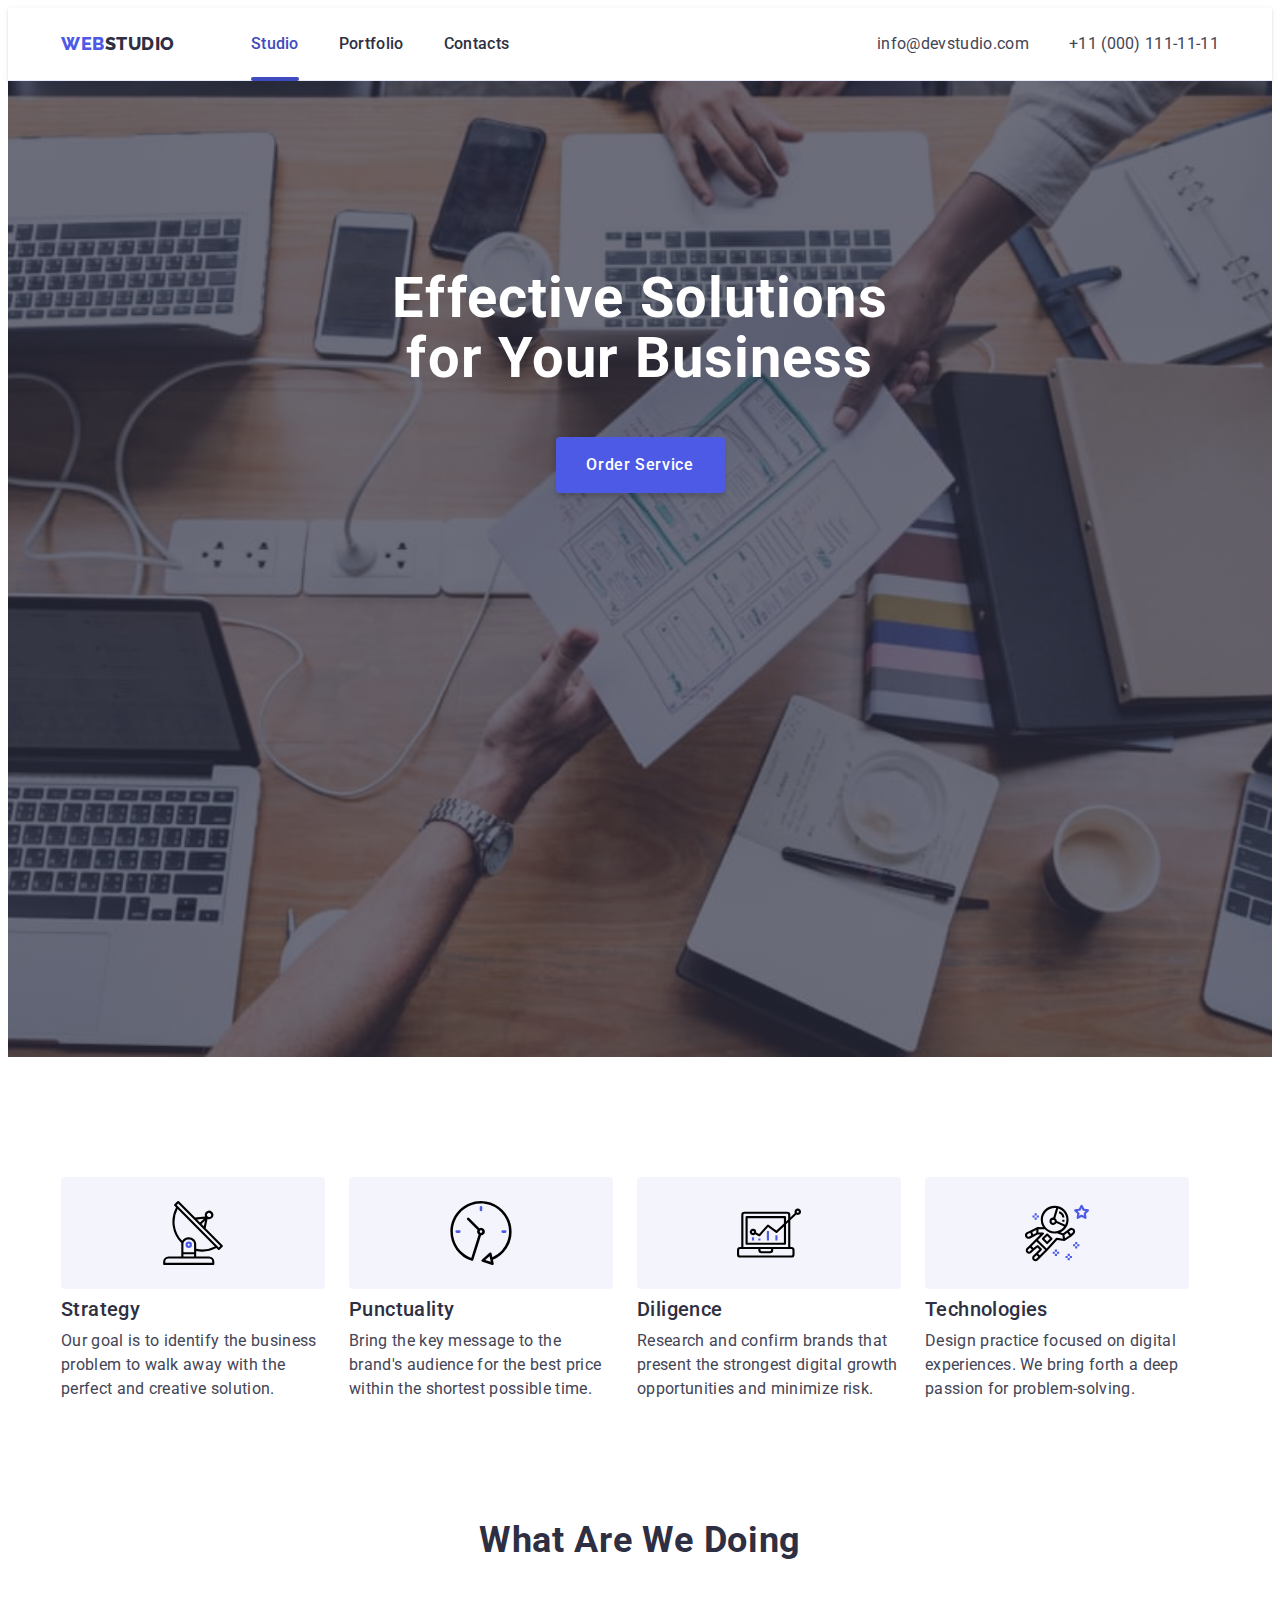
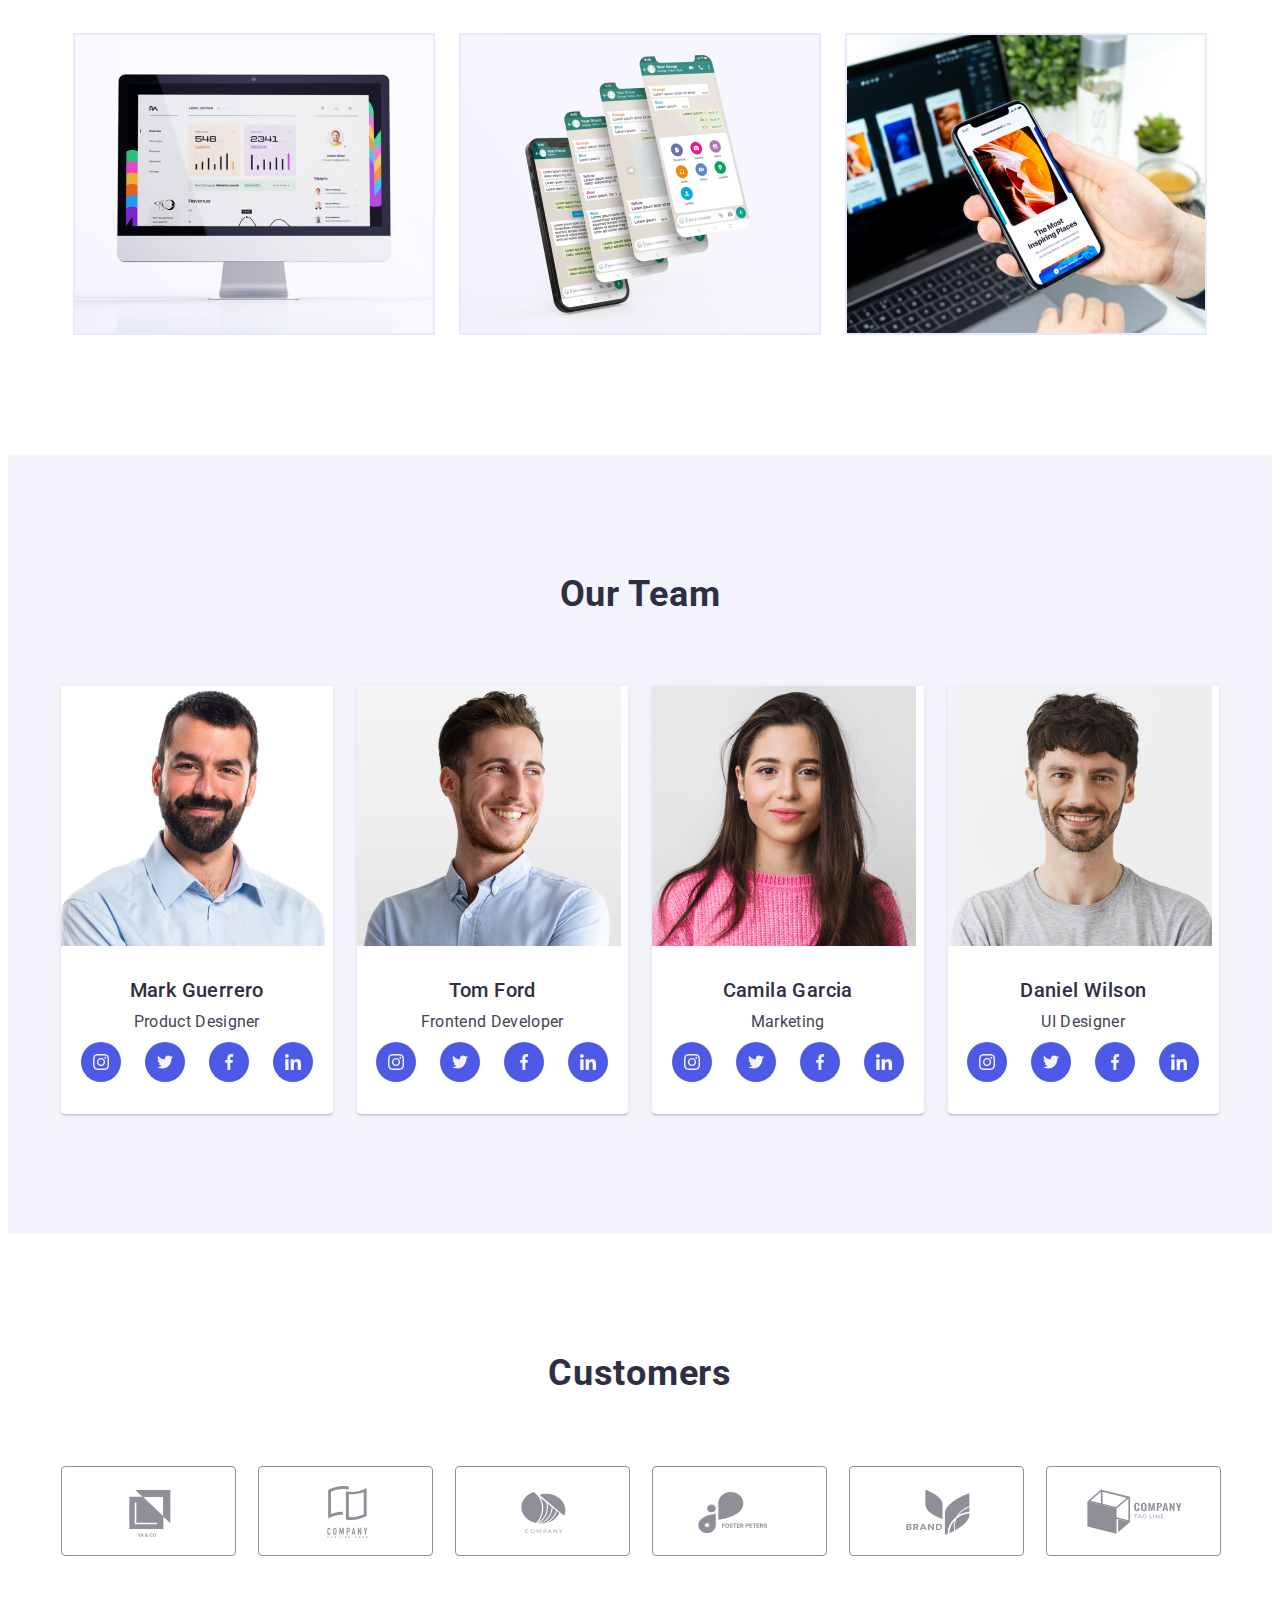
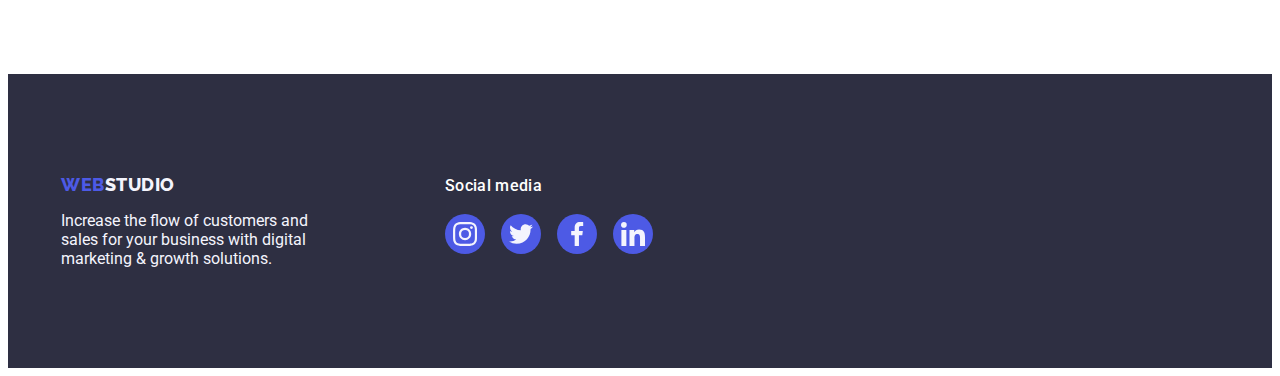
<file: index.html>
<!DOCTYPE html>
<html lang="en">
  <head>
    <meta charset="UTF-8" />
    <meta http-equiv="X-UA-Compatible" content="IE=edge" />
    <meta name="viewport" content="width=device-width, initial-scale=1.0" />
    <title>Webstudio</title>
    <link rel="preconnect" href="https://fonts.googleapis.com" />
    <link rel="preconnect" href="https://fonts.gstatic.com" crossorigin />
    <link
      href="https://fonts.googleapis.com/css2?family=Raleway:wght@800&family=Roboto:wght@400;500;700&display=swap"
      rel="stylesheet"
    />
    <link
      rel="stylesheet"
      href="https://cdnjs.cloudflare.com/ajax/libs/modern-normalize/1.1.0/modern-normalize.min.css"
      integrity="sha512-wpPYUAdjBVSE4KJnH1VR1HeZfpl1ub8YT/NKx4PuQ5NmX2tKuGu6U/JRp5y+Y8XG2tV+wKQpNHVUX03MfMFn9Q=="
      crossorigin="anonymous"
      referrerpolicy="no-referrer"
    />
    <link rel="stylesheet" href="./css/styles.css" />
  </head>
  <body>
    <header class="header">
      <div class="header-container container">
        <nav class="nav-list">
          <a class="logo logo-header link" href="./index.html"
            >Web<span class="accent">Studio</span>
          </a>
          <ul class="header-list list">
            <li>
              <a class="nav link active" href="./index.html">Studio</a>
            </li>
            <li>
              <a class="nav link" href="./portfolio.html">Portfolio</a>
            </li>
            <li>
              <a class="nav link" href="">Contacts</a>
            </li>
          </ul>
        </nav>
        <address class="address">
          <ul class="address-list list">
            <li>
              <a class="address-text link" href="mailto:info@devstudio.com"
                >info@devstudio.com
              </a>
            </li>
            <li>
              <a class="address-text link" href="tel:+110001111111"
                >+11 (000) 111-11-11
              </a>
            </li>
          </ul>
        </address>
      </div>
    </header>
    <main>
      <section class="hero section">
        <div class="container">
          <h1 class="hero-title">Effective Solutions for Your Business</h1>
          <button class="button-form" type="button" data-modal-open>
            Order Service
          </button>
        </div>
      </section>
      <section class="features section">
        <div class="container">
          <h2 class="visually-hidden section-title">Features</h2>
          <ul class="features-container list">
            <li class="features-item">
              <div class="features-icon">
                <svg width="64" height="64">
                  <use href="./images/icons.svg#antenna"></use>
                </svg>
              </div>
              <h3 class="subtitle">Strategy</h3>
              <p class="section-text">
                Our goal is to identify the business problem to walk away with
                the perfect and creative solution.
              </p>
            </li>
            <li class="features-item">
              <div class="features-icon">
                <svg width="64" height="64">
                  <use href="./images/icons.svg#clock"></use>
                </svg>
              </div>
              <h3 class="subtitle">Punctuality</h3>
              <p class="section-text">
                Bring the key message to the brand's audience for the best price
                within the shortest possible time.
              </p>
            </li>
            <li class="features-item">
              <div class="features-icon">
                <svg width="64" height="64">
                  <use href="./images/icons.svg#diagram"></use>
                </svg>
              </div>
              <h3 class="subtitle">Diligence</h3>
              <p class="section-text">
                Research and confirm brands that present the strongest digital
                growth opportunities and minimize risk.
              </p>
            </li>
            <li class="features-item">
              <div class="features-icon">
                <svg width="64" height="64">
                  <use href="./images/icons.svg#astronaut"></use>
                </svg>
              </div>
              <h3 class="subtitle">Technologies</h3>
              <p class="section-text">
                Design practice focused on digital experiences. We bring forth a
                deep passion for problem-solving.
              </p>
            </li>
          </ul>
        </div>
      </section>
      <section class="section">
        <div class="container">
          <h2 class="section-title">What are we doing</h2>
          <ul class="list works-list">
            <li class="works-item">
              <img
                src="./images/our_work/img-1.jpg"
                alt="imagine_1"
                width="360"
                height="300"
              />
            </li>
            <li class="works-item">
              <img
                src="./images/our_work/img-2.jpg"
                alt="imagine_2"
                width="360"
                height="300"
              />
            </li>
            <li class="works-item">
              <img
                src="./images/our_work/img-3.jpg"
                alt="imagine_3"
                width="360"
                height="300"
              />
            </li>
          </ul>
        </div>
      </section>
      <section class="team section">
        <div class="container">
          <h2 class="section-title">Our Team</h2>
          <ul class="list team-list">
            <li class="team-item">
              <img
                src="./images/team/img-1.jpg"
                alt="Mark"
                width="264"
                height="260"
              />
              <div class="team-descr">
                <h3 class="subtitle">Mark Guerrero</h3>
                <p class="section-text">Product Designer</p>
                <ul class="list social-networks-list">
                  <li class="social-networks-item">
                    <a
                      class="social-networks-link"
                      href=""
                      target="_blank"
                      rel="noopener noreferrer"
                      aria-label="instagram-icon"
                    >
                      <svg class="icon" width="16" height="16">
                        <use href="./images/icons.svg#instagram"></use>
                      </svg>
                    </a>
                  </li>
                  <li class="social-networks-item">
                    <a
                      class="social-networks-link"
                      href=""
                      target="_blank"
                      rel="noopener noreferrer"
                      aria-label="twitter-icon"
                    >
                      <svg class="icon" width="16" height="16">
                        <use href="./images/icons.svg#twitter"></use>
                      </svg>
                    </a>
                  </li>
                  <li class="social-networks-item">
                    <a
                      class="social-networks-link"
                      href=""
                      target="_blank"
                      rel="noopener noreferrer"
                      aria-label="facebook-icon"
                    >
                      <svg class="icon" width="16" height="16">
                        <use href="./images/icons.svg#facebook"></use>
                      </svg>
                    </a>
                  </li>
                  <li class="social-networks-item">
                    <a
                      class="social-networks-link"
                      href=""
                      target="_blank"
                      rel="noopener noreferrer"
                      aria-label="linkedin-icon"
                    >
                      <svg class="icon" width="16" height="16">
                        <use href="./images/icons.svg#linkedin"></use>
                      </svg>
                    </a>
                  </li>
                </ul>
              </div>
            </li>
            <li class="team-item">
              <img
                src="./images/team/img-2.jpg"
                alt="Tom"
                width="264"
                height="260"
              />
              <div class="team-descr">
                <h3 class="subtitle">Tom Ford</h3>
                <p class="section-text">Frontend Developer</p>
                <ul class="list social-networks-list">
                  <li class="social-networks-item">
                    <a
                      class="social-networks-link"
                      href=""
                      target="_blank"
                      rel="noopener noreferrer"
                      aria-label="instagram-icon"
                    >
                      <svg class="icon" width="16" height="16">
                        <use href="./images/icons.svg#instagram"></use>
                      </svg>
                    </a>
                  </li>
                  <li class="social-networks-item">
                    <a
                      class="social-networks-link"
                      href=""
                      target="_blank"
                      rel="noopener noreferrer"
                      aria-label="twitter-icon"
                    >
                      <svg class="icon" width="16" height="16">
                        <use
                          class="icon"
                          href="./images/icons.svg#twitter"
                        ></use>
                      </svg>
                    </a>
                  </li>
                  <li class="social-networks-item">
                    <a
                      class="social-networks-link"
                      href=""
                      target="_blank"
                      rel="noopener noreferrer"
                      aria-label="facebook-icon"
                    >
                      <svg class="icon" width="16" height="16">
                        <use href="./images/icons.svg#facebook"></use>
                      </svg>
                    </a>
                  </li>
                  <li class="social-networks-item">
                    <a
                      class="social-networks-link"
                      href=""
                      target="_blank"
                      rel="noopener noreferrer"
                      aria-label="linkedin-icon"
                    >
                      <svg class="icon" width="16" height="16">
                        <use href="./images/icons.svg#linkedin"></use>
                      </svg>
                    </a>
                  </li>
                </ul>
              </div>
            </li>
            <li class="team-item">
              <img
                src="./images/team/img-3.jpg"
                alt="Camila"
                width="264"
                height="260"
              />
              <div class="team-descr">
                <h3 class="subtitle">Camila Garcia</h3>
                <p class="section-text">Marketing</p>
                <ul class="list social-networks-list">
                  <li class="social-networks-item">
                    <a
                      class="social-networks-link"
                      href=""
                      target="_blank"
                      rel="noopener noreferrer"
                      aria-label="instagram-icon"
                    >
                      <svg class="icon" width="16" height="16">
                        <use href="./images/icons.svg#instagram"></use>
                      </svg>
                    </a>
                  </li>
                  <li class="social-networks-item">
                    <a
                      class="social-networks-link"
                      href=""
                      target="_blank"
                      rel="noopener noreferrer"
                      aria-label="twitter-icon"
                    >
                      <svg class="icon" width="16" height="16">
                        <use href="./images/icons.svg#twitter"></use>
                      </svg>
                    </a>
                  </li>
                  <li class="social-networks-item">
                    <a
                      class="social-networks-link"
                      href=""
                      target="_blank"
                      rel="noopener noreferrer"
                      aria-label="fasebook-icon"
                    >
                      <svg class="icon" width="16" height="16">
                        <use href="./images/icons.svg#facebook"></use>
                      </svg>
                    </a>
                  </li>
                  <li class="social-networks-item">
                    <a
                      class="social-networks-link"
                      href=""
                      target="_blank"
                      rel="noopener noreferrer"
                      aria-label="linkedin-icon"
                    >
                      <svg class="icon" width="16" height="16">
                        <use href="./images/icons.svg#linkedin"></use>
                      </svg>
                    </a>
                  </li>
                </ul>
              </div>
            </li>
            <li class="team-item">
              <img
                src="./images/team/img-4.jpg"
                alt="Daniel"
                width="264"
                height="260"
              />
              <div class="team-descr">
                <h3 class="subtitle">Daniel Wilson</h3>
                <p class="section-text">UI Designer</p>
                <ul class="list social-networks-list">
                  <li class="social-networks-item">
                    <a
                      class="social-networks-link"
                      href=""
                      target="_blank"
                      rel="noopener noreferrer"
                      aria-label="instagram-icon"
                    >
                      <svg class="icon" width="16" height="16">
                        <use href="./images/icons.svg#instagram"></use>
                      </svg>
                    </a>
                  </li>
                  <li class="social-networks-item">
                    <a
                      class="social-networks-link"
                      href=""
                      target="_blank"
                      rel="noopener noreferrer"
                      aria-label="twitter-icon"
                    >
                      <svg class="icon" width="16" height="16">
                        <use href="./images/icons.svg#twitter"></use>
                      </svg>
                    </a>
                  </li>
                  <li class="social-networks-item">
                    <a
                      class="social-networks-link"
                      href=""
                      target="_blank"
                      rel="noopener noreferrer"
                      aria-label="facebook-icon"
                    >
                      <svg class="icon" width="16" height="16">
                        <use href="./images/icons.svg#facebook"></use>
                      </svg>
                    </a>
                  </li>
                  <li class="social-networks-item">
                    <a
                      class="social-networks-link"
                      href=""
                      target="_blank"
                      rel="noopener noreferrer"
                      aria-label="linkedin-icon"
                    >
                      <svg class="icon" width="16" height="16">
                        <use href="./images/icons.svg#linkedin"></use>
                      </svg>
                    </a>
                  </li>
                </ul>
              </div>
            </li>
          </ul>
        </div>
      </section>
      <section class="section customers-section">
        <div class="container">
          <h2 class="section-title">Customers</h2>
          <ul class="list customers-list">
            <li class="customers-item">
              <a
                class="customers-link"
                href=""
                target="_blank"
                rel="noopener noreferrer"
                aria-label="logo-1-icon"
              >
                <svg class="customers-icon" width="104" height="56">
                  <use href="./images/icons.svg#logo-1"></use>
                </svg>
              </a>
            </li>
            <li class="customers-item">
              <a
                class="customers-link"
                href=""
                target="_blank"
                rel="noopener noreferrer"
                aria-label="logo-2-icon"
              >
                <svg class="customers-icon" width="104" height="56">
                  <use href="./images/icons.svg#logo-2"></use>
                </svg>
              </a>
            </li>
            <li class="customers-item">
              <a
                class="customers-link"
                href=""
                target="_blank"
                rel="noopener noreferrer"
                aria-label="logo-3-icon"
              >
                <svg class="customers-icon" width="104" height="56">
                  <use href="./images/icons.svg#logo-3"></use>
                </svg>
              </a>
            </li>
            <li class="customers-item">
              <a
                class="customers-link"
                href=""
                target="_blank"
                rel="noopener noreferrer"
                aria-label="logo-4-icon"
              >
                <svg class="customers-icon" width="104" height="56">
                  <use href="./images/icons.svg#logo-4"></use>
                </svg>
              </a>
            </li>
            <li class="customers-item">
              <a
                class="customers-link"
                href=""
                target="_blank"
                rel="noopener noreferrer"
                aria-label="logo-5-icon"
              >
                <svg class="customers-icon" width="104" height="56">
                  <use href="./images/icons.svg#logo-5"></use></svg
              ></a>
            </li>
            <li class="customers-item">
              <a
                class="customers-link"
                href=""
                target="_blank"
                rel="noopener noreferrer"
                aria-label="logo-6-icon"
              >
                <svg class="customers-icon" width="104" height="56">
                  <use href="./images/icons.svg#logo-6"></use>
                </svg>
              </a>
            </li>
          </ul>
        </div>
      </section>
    </main>
    <footer class="footer">
      <div class="container footer-container">
        <div class="footer-left">
          <a class="logo link logo-footer" href="./index.html"
            >Web<span class="sub-accent">Studio</span></a
          >
          <p class="footer-text">
            Increase the flow of customers and sales for your business with
            digital marketing & growth solutions.
          </p>
        </div>
        <div>
          <p class="social-title">Social media</p>
          <ul class="list social-media-list">
            <li class="social-media-item">
              <a
                class="social-media-link"
                href=""
                target="_blank"
                rel="noopener noreferrer"
                aria-label="instagram-icon"
              >
                <svg class="icon-footer" width="24" height="24">
                  <use href="./images/icons.svg#instagram"></use>
                </svg>
              </a>
            </li>
            <li class="social-media-item">
              <a
                class="social-media-link"
                href=""
                target="_blank"
                rel="noopener noreferrer"
                aria-label="twitter-icon"
              >
                <svg class="icon-footer" width="24" height="24">
                  <use href="./images/icons.svg#twitter"></use>
                </svg>
              </a>
            </li>
            <li class="social-media-item">
              <a
                class="social-media-link"
                href=""
                target="_blank"
                rel="noopener noreferrer"
                aria-label="facebook-icon"
              >
                <svg class="icon-footer" width="24" height="24">
                  <use href="./images/icons.svg#facebook"></use>
                </svg>
              </a>
            </li>
            <li class="social-media-item">
              <a
                class="social-media-link"
                href=""
                target="_blank"
                rel="noopener noreferrer"
                aria-label="linkedin-icon"
              >
                <svg class="icon-footer" width="24" height="24">
                  <use href="./images/icons.svg#linkedin"></use>
                </svg>
              </a>
            </li>
          </ul>
        </div>
      </div>
    </footer>
    <div class="backdrop is-hidden" data-modal>
      <div class="modal">
        <button class="close-btn" type="button" data-modal-close>
          <svg class="modal-icon" width="8" height="8">
            <use href="./images/icons.svg#close-icon"></use>
          </svg>
        </button>
      </div>
    </div>
    <script src="./js/modal.js"></script>
  </body>
</html>
</file>
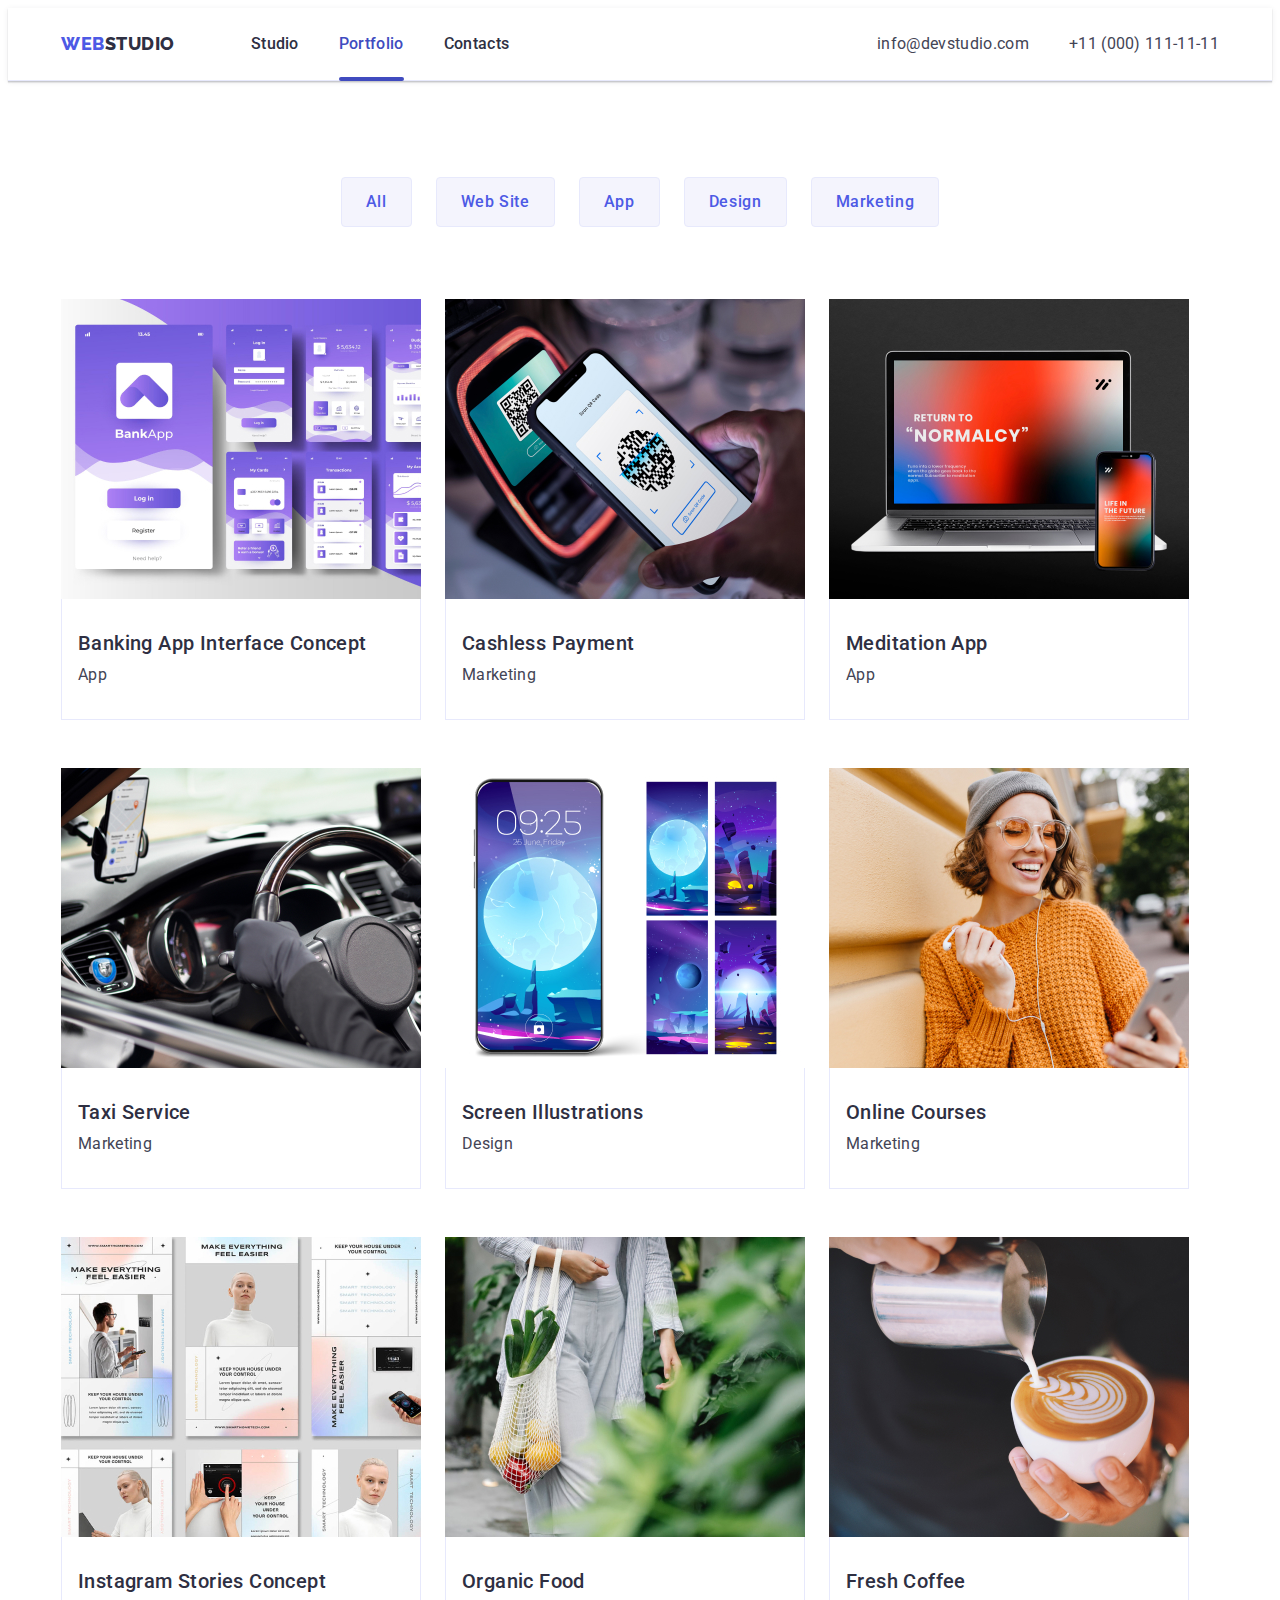
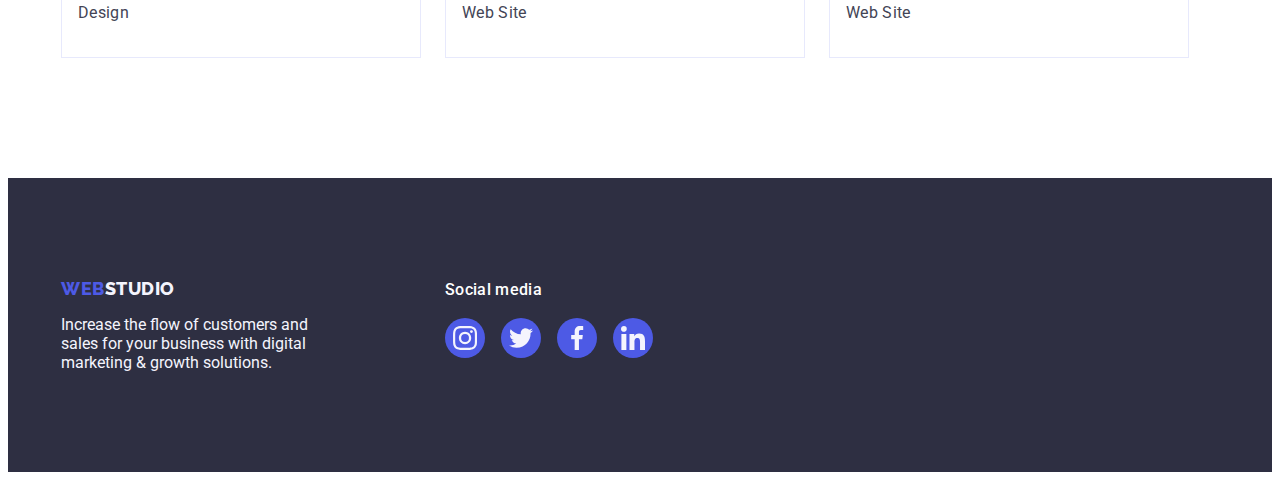
<file: portfolio.html>
<!DOCTYPE html>
<html lang="en">
  <head>
    <meta charset="UTF-8" />
    <meta http-equiv="X-UA-Compatible" content="IE=edge" />
    <meta name="viewport" content="width=device-width, initial-scale=1.0" />
    <title>Webstudio</title>
    <link rel="preconnect" href="https://fonts.googleapis.com" />
    <link rel="preconnect" href="https://fonts.gstatic.com" crossorigin />
    <link
      href="https://fonts.googleapis.com/css2?family=Raleway:wght@800&family=Roboto:wght@400;500;700&display=swap"
      rel="stylesheet"
    />
    <link
      rel="stylesheet"
      href="https://cdnjs.cloudflare.com/ajax/libs/modern-normalize/1.1.0/modern-normalize.min.css"
      integrity="sha512-wpPYUAdjBVSE4KJnH1VR1HeZfpl1ub8YT/NKx4PuQ5NmX2tKuGu6U/JRp5y+Y8XG2tV+wKQpNHVUX03MfMFn9Q=="
      crossorigin="anonymous"
      referrerpolicy="no-referrer"
    />
    <link rel="stylesheet" href="./css/styles.css" />
  </head>
  <body>
    <header class="header">
      <div class="header-container container">
        <nav class="nav-list">
          <a class="logo logo-header link" href="./index.html"
            >Web<span class="accent">Studio</span></a
          >
          <ul class="header-list list">
            <li>
              <a class="nav link" href="./index.html">Studio</a>
            </li>
            <li>
              <a class="nav link active" href="./portfolio.html">Portfolio</a>
            </li>
            <li>
              <a class="nav link" href="">Contacts</a>
            </li>
          </ul>
        </nav>
        <address class="address">
          <ul class="address-list list">
            <li>
              <a class="address-text link" href="mailto:info@devstudio.com"
                >info@devstudio.com</a
              >
            </li>
            <li>
              <a class="address-text link" href="tel:+110001111111"
                >+11 (000) 111-11-11</a
              >
            </li>
          </ul>
        </address>
      </div>
    </header>
    <main>
      <section class="portfolio">
        <div class="container">
          <h1 class="visually-hidden portfolio-title">Portfolio</h1>
          <ul class="list filter-list">
            <li>
              <button class="button-filter" type="button">All</button>
            </li>
            <li>
              <button class="button-filter" type="button">Web Site</button>
            </li>
            <li>
              <button class="button-filter" type="button">App</button>
            </li>
            <li>
              <button class="button-filter" type="button">Design</button>
            </li>
            <li>
              <button class="button-filter" type="button">Marketing</button>
            </li>
          </ul>
          <ul class="list portfolio-list">
            <li class="card-item">
              <a class="card-link link" href="">
                <div class="overlay">
                  <img
                    src="./images/portfolio/img-1.jpg"
                    alt="img-1"
                    width="360"
                    height="300"
                  />
                  <p class="overlay-text">
                    14 Stylish and User-Friendly App Design Concepts · Task
                    Manager App · Calorie Tracker App · Exotic Fruit Ecommerce
                    App · Cloud Storage App
                  </p>
                </div>
                <div class="card-descr">
                  <h2 class="subtitle">Banking App Interface Concept</h2>
                  <p class="section-text">App</p>
                </div>
              </a>
            </li>
            <li class="card-item">
              <a class="card-link link" href="">
                <div class="overlay">
                  <img
                    src="./images/portfolio/img-2.jpg"
                    alt="img-2"
                    width="360"
                    height="300"
                  />
                  <p class="overlay-text">
                    14 Stylish and User-Friendly App Design Concepts · Task
                    Manager App · Calorie Tracker App · Exotic Fruit Ecommerce
                    App · Cloud Storage App
                  </p>
                </div>
                <div class="card-descr">
                  <h2 class="subtitle">Cashless Payment</h2>
                  <p class="section-text">Marketing</p>
                </div>
              </a>
            </li>
            <li class="card-item">
              <a class="card-link link" href="">
                <div class="overlay">
                  <img
                    src="./images/portfolio/img-3.jpg"
                    alt="img-3"
                    width="360"
                    height="300"
                  />
                  <p class="overlay-text">
                    14 Stylish and User-Friendly App Design Concepts · Task
                    Manager App · Calorie Tracker App · Exotic Fruit Ecommerce
                    App · Cloud Storage App
                  </p>
                </div>
                <div class="card-descr">
                  <h2 class="subtitle">Meditation App</h2>
                  <p class="section-text">App</p>
                </div>
              </a>
            </li>
            <li class="card-item">
              <a class="card-link link" href="">
                <div class="overlay">
                  <img
                    src="./images/portfolio/img-4.jpg"
                    alt="img-4"
                    width="360"
                    height="300"
                  />
                  <p class="overlay-text">
                    14 Stylish and User-Friendly App Design Concepts · Task
                    Manager App · Calorie Tracker App · Exotic Fruit Ecommerce
                    App · Cloud Storage App
                  </p>
                </div>
                <div class="card-descr">
                  <h2 class="subtitle">Taxi Service</h2>
                  <p class="section-text">Marketing</p>
                </div>
              </a>
            </li>
            <li class="card-item">
              <a class="card-link link" href="">
                <div class="overlay">
                  <img
                    src="./images/portfolio/img-5.jpg"
                    alt="img-5"
                    width="360"
                    height="300"
                  />
                  <p class="overlay-text">
                    14 Stylish and User-Friendly App Design Concepts · Task
                    Manager App · Calorie Tracker App · Exotic Fruit Ecommerce
                    App · Cloud Storage App
                  </p>
                </div>
                <div class="card-descr">
                  <h2 class="subtitle">Screen Illustrations</h2>
                  <p class="section-text">Design</p>
                </div>
              </a>
            </li>
            <li class="card-item">
              <a class="card-link link" href="">
                <div class="overlay">
                  <img
                    src="./images/portfolio/img-6.jpg"
                    alt="img-6"
                    width="360"
                    height="300"
                  />
                  <p class="overlay-text">
                    14 Stylish and User-Friendly App Design Concepts · Task
                    Manager App · Calorie Tracker App · Exotic Fruit Ecommerce
                    App · Cloud Storage App
                  </p>
                </div>
                <div class="card-descr">
                  <h2 class="subtitle">Online Courses</h2>
                  <p class="section-text">Marketing</p>
                </div>
              </a>
            </li>
            <li class="card-item">
              <a class="card-link link" href="">
                <div class="overlay">
                  <img
                    src="./images/portfolio/img-7.jpg"
                    alt="img-7"
                    width="360"
                    height="300"
                  />
                  <p class="overlay-text">
                    14 Stylish and User-Friendly App Design Concepts · Task
                    Manager App · Calorie Tracker App · Exotic Fruit Ecommerce
                    App · Cloud Storage App
                  </p>
                </div>
                <div class="card-descr">
                  <h2 class="subtitle">Instagram Stories Concept</h2>
                  <p class="section-text">Design</p>
                </div>
              </a>
            </li>
            <li class="card-item">
              <a class="card-link link" href="">
                <div class="overlay">
                  <img
                    src="./images/portfolio/img-8.jpg"
                    alt="img-8"
                    width="360"
                    height="300"
                  />
                  <p class="overlay-text">
                    14 Stylish and User-Friendly App Design Concepts · Task
                    Manager App · Calorie Tracker App · Exotic Fruit Ecommerce
                    App · Cloud Storage App
                  </p>
                </div>
                <div class="card-descr">
                  <h2 class="subtitle">Organic Food</h2>
                  <p class="section-text">Web Site</p>
                </div>
              </a>
            </li>
            <li class="card-item">
              <a class="card-link link" href="">
                <div class="overlay">
                  <img
                    src="./images/portfolio/img-9.jpg"
                    alt="img-9"
                    width="360"
                    height="300"
                  />
                  <p class="overlay-text">
                    14 Stylish and User-Friendly App Design Concepts · Task
                    Manager App · Calorie Tracker App · Exotic Fruit Ecommerce
                    App · Cloud Storage App
                  </p>
                </div>
                <div class="card-descr">
                  <h2 class="subtitle">Fresh Coffee</h2>
                  <p class="section-text">Web Site</p>
                </div>
              </a>
            </li>
          </ul>
        </div>
      </section>
    </main>
    <footer class="footer">
      <div class="container footer-container">
        <div class="footer-left">
          <a class="logo link logo-footer" href="./index.html"
            >Web<span class="sub-accent">Studio</span></a
          >
          <p class="footer-text">
            Increase the flow of customers and sales for your business with
            digital marketing & growth solutions.
          </p>
        </div>
        <div>
          <p class="social-title">Social media</p>
          <ul class="list social-media-list">
            <li class="social-media-item">
              <a
                class="social-media-link"
                href=""
                target="_blank"
                rel="noopener noreferrer"
                aria-label="instagram-icon"
              >
                <svg class="icon-footer" width="24" height="24">
                  <use href="./images/icons.svg#instagram"></use>
                </svg>
              </a>
            </li>
            <li class="social-media-item">
              <a
                class="social-media-link"
                href=""
                target="_blank"
                rel="noopener noreferrer"
                aria-label="twitter-icon"
              >
                <svg class="icon-footer" width="24" height="24">
                  <use href="./images/icons.svg#twitter"></use>
                </svg>
              </a>
            </li>
            <li class="social-media-item">
              <a
                class="social-media-link"
                href=""
                target="_blank"
                rel="noopener noreferrer"
                aria-label="facebook-icon"
              >
                <svg class="icon-footer" width="24" height="24">
                  <use href="./images/icons.svg#facebook"></use>
                </svg>
              </a>
            </li>
            <li class="social-media-item">
              <a
                class="social-media-link"
                href=""
                target="_blank"
                rel="noopener noreferrer"
                aria-label="linkedin-icon"
              >
                <svg class="icon-footer" width="24" height="24">
                  <use href="./images/icons.svg#linkedin"></use>
                </svg>
              </a>
            </li>
          </ul>
        </div>
      </div>
    </footer>
  </body>
</html>
</file>
<file: css/styles.css>
:root {
  --iris: #4d5ae5;
  --ocean: #404bbf;
  --navyblue: #2e2f42;
  --green: #31d0aa;
  --slate: #434455;
  --lightslate: #8e8f99;
  --cornflower: #e7e9fc;
  --cloud: #f4f4fd;
  --navybluemodal: #2e2f42;
  --grey: #2e2f42;
  --white: #ffffff;
  --dairy: #fcfcfc;

  --indent: 24px;

  --header-idx: 20;
  --modal-idx: 10;
}

body {
  font-family: "Roboto", sans-serif;
  color: var(--slate);
  background-color: var(--white);
}

h1,
h2,
h3,
h4,
h5,
h6,
p {
  margin: 0;
}

ul {
  margin-top: 0;
  margin-bottom: 0;
  padding: 0;
}

img {
  display: block;
  max-width: 100%;
  height: auto;
}

button {
  cursor: pointer;
}

.list {
  list-style: none;
}

.link {
  text-decoration: none;
}

.container {
  max-width: 1158px;
  padding: 0 15px;
  margin: 0 auto;

  /* outline: 2px solid red;
  outline-offset: -2px; */
}

.header {
  border-bottom: 1px solid var(--cornflower);
  box-shadow: 0px 2px 1px rgba(46, 47, 66, 0.08),
    0px 1px 1px rgba(46, 47, 66, 0.16), 0px 1px 6px rgba(46, 47, 66, 0.08);
}

.header-container {
  display: flex;
  align-items: center;
}

.logo {
  font-family: "Raleway", sans-serif;
  font-weight: 800;
  font-size: 18px;
  line-height: 1.17;
  letter-spacing: 0.03em;
  text-transform: uppercase;

  color: var(--iris);
}

.logo-header {
  margin-right: 76px;
}

.accent {
  color: var(--navyblue);
}

.sub-accent {
  color: var(--cloud);
}

.nav-list {
  display: flex;
  align-items: center;
  margin-right: auto;
}

.header-list,
.address-list {
  display: flex;
  align-items: center;
  gap: 40px;
}

.nav {
  font-weight: 500;
  font-size: 16px;
  line-height: 1.5;
  letter-spacing: 0.02em;

  display: block;
  padding: 24px 0;
  color: var(--navyblue);

  transition: color 250ms cubic-bezier(0.4, 0, 0.2, 1);
}

.nav:hover,
.nav:focus {
  color: var(--ocean);
}

.active {
  position: relative;
  color: #404bbf;
}

.active::after {
  content: "";
  position: absolute;
  left: 0;
  bottom: -1px;
  width: 100%;
  height: 4px;
  border-radius: 2px;
  background-color: #404bbf;
}

.address {
  font-style: normal;
}

.address-text {
  font-weight: 400;
  font-size: 16px;
  line-height: 1.5;
  letter-spacing: 0.02em;
  text-decoration: none;

  padding: 24px 0;
  color: var(--slate);

  transition: color 250ms cubic-bezier(0.4, 0, 0.2, 1);
}

.address-text:hover,
.address-text:focus {
  color: var(--ocean);
}

.section {
  padding-bottom: 120px;
}

.hero {
  max-width: 1440px;
  height: 600px;
  margin-left: auto;
  margin-right: auto;
  background-size: cover;
  background-position: center;
  background-repeat: no-repeat;

  background-image: linear-gradient(
      rgba(46, 47, 66, 0.7),
      rgba(46, 47, 66, 0.7)
    ),
    url("../images/people-office.jpg");
  background-color: var(--grey);
  padding: 188px 0;
}

.hero-title {
  font-weight: 700;
  font-size: 56px;
  line-height: 1.07;
  letter-spacing: 0.02em;
  text-align: center;
  color: var(--white);

  max-width: 496px;
  margin-left: auto;
  margin-right: auto;
  margin-bottom: 48px;
}

.button-form {
  font-family: "Roboto", sans-serif;
  font-weight: 500;
  font-size: 16px;
  line-height: 1.5;
  letter-spacing: 0.04em;

  min-width: 169px;
  height: 56px;
  border: none;
  border-radius: 4px;
  box-shadow: 0px 4px 4px rgba(0, 0, 0, 0.15);
  display: block;

  margin-left: auto;
  margin-right: auto;

  background-color: var(--iris);
  color: var(--white);

  transition: background-color 250ms cubic-bezier(0.4, 0, 0.2, 1);
}

.button-form:hover,
.button-form:focus {
  background-color: var(--ocean);
}

.visually-hidden {
  position: absolute;
  width: 1px;
  height: 1px;
  margin: -1px;
  border: 0;
  padding: 0;
  white-space: nowrap;
  clip-path: inset(100%);
  clip: rect(0 0 0 0);
  overflow: hidden;
}

.features {
  padding-top: 120px;
}

.section-title {
  font-weight: 700;
  font-size: 36px;
  line-height: 1.1;
  letter-spacing: 0.02em;
  text-transform: capitalize;
  text-align: center;

  margin-bottom: 72px;
  color: var(--navyblue);
}

.features-container {
  display: flex;
  align-items: center;
  gap: 24px;
}

.features-item {
  width: 264px;
}

.features-icon {
  display: flex;
  height: 112px;
  justify-content: center;
  align-items: center;
  background-color: var(--cloud);
  border-radius: 4px;
  margin-bottom: 8px;
}

.works-list {
  display: flex;
  align-items: center;
  justify-content: center;
  gap: 24px;
}

.works-item {
  border: 1px solid var(--cornflower);
}

.subtitle {
  font-weight: 500;
  font-size: 20px;
  line-height: 1.2;
  letter-spacing: 0.02em;
  margin-bottom: 8px;

  color: var(--navyblue);
}

.team {
  padding-top: 120px;
  background-color: var(--cloud);
}

.team-list {
  display: flex;
  align-items: center;
  flex-wrap: wrap;
  gap: 24px;
}

.team-item {
  border-bottom-left-radius: 4px;
  border-bottom-right-radius: 4px;
  --item: 4;
  width: calc((100% - (var(--indent) * (var(--item) - 1))) / var(--item));
  background-color: var(--white);
  box-shadow: 0px 1px 6px rgba(46, 47, 66, 0.08),
    0px 1px 1px rgba(46, 47, 66, 0.16), 0px 2px 1px rgba(46, 47, 66, 0.08);
}

.team-descr {
  padding: 32px 0px;
  text-align: center;
}

.social-networks-list {
  display: flex;
  align-items: center;
  justify-content: center;
  gap: 24px;
  margin-top: 8px;
}

.social-networks-item {
  width: 40px;
  height: 40px;
}

.social-networks-link,
.social-media-link {
  display: flex;
  justify-content: center;
  align-items: center;
  width: 100%;
  height: 100%;
  border-radius: 50%;
  color: var(--cloud);
  background-color: var(--iris);

  transition: background-color 250ms cubic-bezier(0.4, 0, 0.2, 1);
}

.social-networks-link:hover,
.social-networks-link:focus {
  background-color: var(--ocean);
}

.icon {
  fill: currentColor;
}

.customers-section {
  padding-top: 120px;
}
.customers-list {
  display: flex;
  align-items: center;
  justify-content: center;
  padding: 0;
  gap: 24px;
  --item: 6;
}
.customers-item {
  width: calc((100% - (var(--indent) * (var(--item) - 1))) / var(--item));
  height: 88px;
}
.customers-link {
  display: flex;
  align-items: center;
  justify-content: center;
  width: 100%;
  height: 100%;
  border: 1px solid var(--lightslate);
  border-radius: 4px;
  color: var(--lightslate);

  transition: border-color 250ms cubic-bezier(0.4, 0, 0.2, 1),
    color 250ms cubic-bezier(0.4, 0, 0.2, 1);
}

.customers-link:hover,
.customers-link:focus {
  color: var(--ocean);
  border-color: var(--ocean);
}

.customers-icon {
  fill: currentColor;
}

.footer {
  background-color: var(--navyblue);
  padding: 100px 0;
}
.footer-container {
  display: flex;
  align-items: baseline;
}
.footer-left {
  margin-right: 120px;
}
.logo-footer {
  display: inline-block;
  margin-bottom: 16px;
}

.footer-text {
  width: 264px;
  color: var(--cloud);
}

.social-media-list {
  display: flex;
  align-items: flex-start;
  gap: 16px;
}

.social-media-item {
  width: 40px;
  height: 40px;
}

.social-title {
  font-weight: 500;
  font-size: 16px;
  line-height: 1.5;
  letter-spacing: 0.02em;
  color: var(--white);
  min-width: 96px;
  margin-bottom: 16px;
}
.social-media-link:hover,
.social-media-link:focus {
  background-color: var(--green);
}
.icon-footer {
  fill: var(--cloud);
}
.filter-list {
  display: flex;
  align-items: center;
  justify-content: center;
  gap: 24px;
  margin-bottom: 72px;
}

.button-filter {
  font-family: "Roboto", sans-serif;
  font-weight: 500;
  font-size: 16px;
  line-height: 1.5;
  letter-spacing: 0.04em;
  padding: 12px 24px;
  border: 1px solid var(--cornflower);
  border-radius: 4px;

  color: var(--iris);
  background-color: var(--cloud);

  transition: color 250ms cubic-bezier(0.4, 0, 0.2, 1),
    background-color 250ms cubic-bezier(0.4, 0, 0.2, 1),
    border-color 250ms cubic-bezier(0.4, 0, 0.2, 1),
    box-shadow 250ms cubic-bezier(0.4, 0, 0.2, 1);
}

.button-filter:hover,
.button-filter:focus {
  border: 1px solid transparent;
  box-shadow: 0px 3px 1px rgba(0, 0, 0, 0.1), 0px 2px 1px rgba(0, 0, 0, 0.08),
    0px 2px 2px rgba(0, 0, 0, 0.12);
  color: var(--white);
  background-color: var(--ocean);
}

.portfolio-list {
  display: flex;
  flex-wrap: wrap;
  row-gap: 48px;
  column-gap: 24px;
  --item: 3;
  width: calc(100% - (var(--indent) * (var(--item) - 1))) / var(--item);
}

.portfolio {
  padding-top: 96px;
  padding-bottom: 120px;
}

.portfolio-title {
  font-weight: 700;
  font-size: 56px;
  line-height: 1.07;
  letter-spacing: 0.02em;
  text-align: center;
  color: var(--navyblue);
}

.section-text {
  font-size: 16px;
  line-height: 1.5;
  letter-spacing: 0.02em;

  color: var(--slate);
}

.card-item {
  margin-right: 0;
  margin-bottom: 0;
}

.card-link {
  display: block;
  transition: box-shadow 250ms cubic-bezier(0.4, 0, 0.2, 1);
}

.card-link:hover,
.card-link:focus {
  box-shadow: 0px 1px 6px rgba(46, 47, 66, 0.08),
    0px 1px 1px rgba(46, 47, 66, 0.16), 0px 2px 1px rgba(46, 47, 66, 0.08);
}

.card-link:hover .overlay-text,
.card-link:focus .overlay-text {
  transform: translateY(0);
}

.card-descr {
  padding: 32px 16px;
  border: 1px solid var(--cornflower);
  border-top: none;
}

.overlay {
  position: relative;
  overflow: hidden;
}
.overlay-text {
  position: absolute;
  top: 0;

  font-size: 16px;
  line-height: 1.5;
  letter-spacing: 0.02em;

  width: 100%;
  height: 100%;
  padding: 40px 32px;
  color: var(--cloud);
  background-color: var(--iris);

  transform: translateY(100%);
  transition: transform 250ms cubic-bezier(0.4, 0, 0.2, 1);
}

.backdrop {
  position: fixed;
  top: 0;
  left: 0;

  width: 100%;
  height: 100%;
  background-color: rgba(46, 47, 66, 0.4);

  transition: opacity 250ms cubic-bezier(0.4, 0, 0.2, 1),
    visibility 250ms cubic-bezier(0.4, 0, 0.2, 1);
}

.backdrop.is-hidden {
  opacity: 0;
  visibility: hidden;
  pointer-events: none;
}

.modal {
  position: absolute;
  top: calc(50%);
  left: calc(50%);
  transform: translate(-50%, -50%);

  width: 408px;
  min-height: 576px;

  background-color: var(--dairy);
  box-shadow: 0px 1px 1px rgba(0, 0, 0, 0.14), 0px 1px 3px rgba(0, 0, 0, 0.12),
    0px 2px 1px rgba(0, 0, 0, 0.2);
  border-radius: 4px;

  transition: transform 250ms cubic-bezier(0.4, 0, 0.2, 1);
}

.backdrop.is-hidden.modal {
  opacity: 0;
  transform: translate(-50%, -80%);
}

.close-btn {
  position: absolute;
  top: 24px;
  right: 24px;

  width: 24px;
  height: 24px;

  display: flex;
  align-items: center;
  justify-content: center;
  padding: 0;

  background-color: var(--cornflower);
  border: 1px solid rgba(0, 0, 0, 0.1);
  border-radius: 50%;
  transition: background-color 250ms cubic-bezier(0.4, 0, 0.2, 1),
    border 250ms cubic-bezier(0.4, 0, 0.2, 1);
}

.modal-icon {
  fill: var(--navyblue);
  transition: fill 250ms cubic-bezier(0.4, 0, 0.2, 1);
}

.close-btn:hover,
.close-btn:focus {
  background-color: #404bbf;
  border: none;
}

.close-btn:hover .modal-icon,
.close-btn:focus .modal-icon {
  fill: var(--white);
}
</file>
